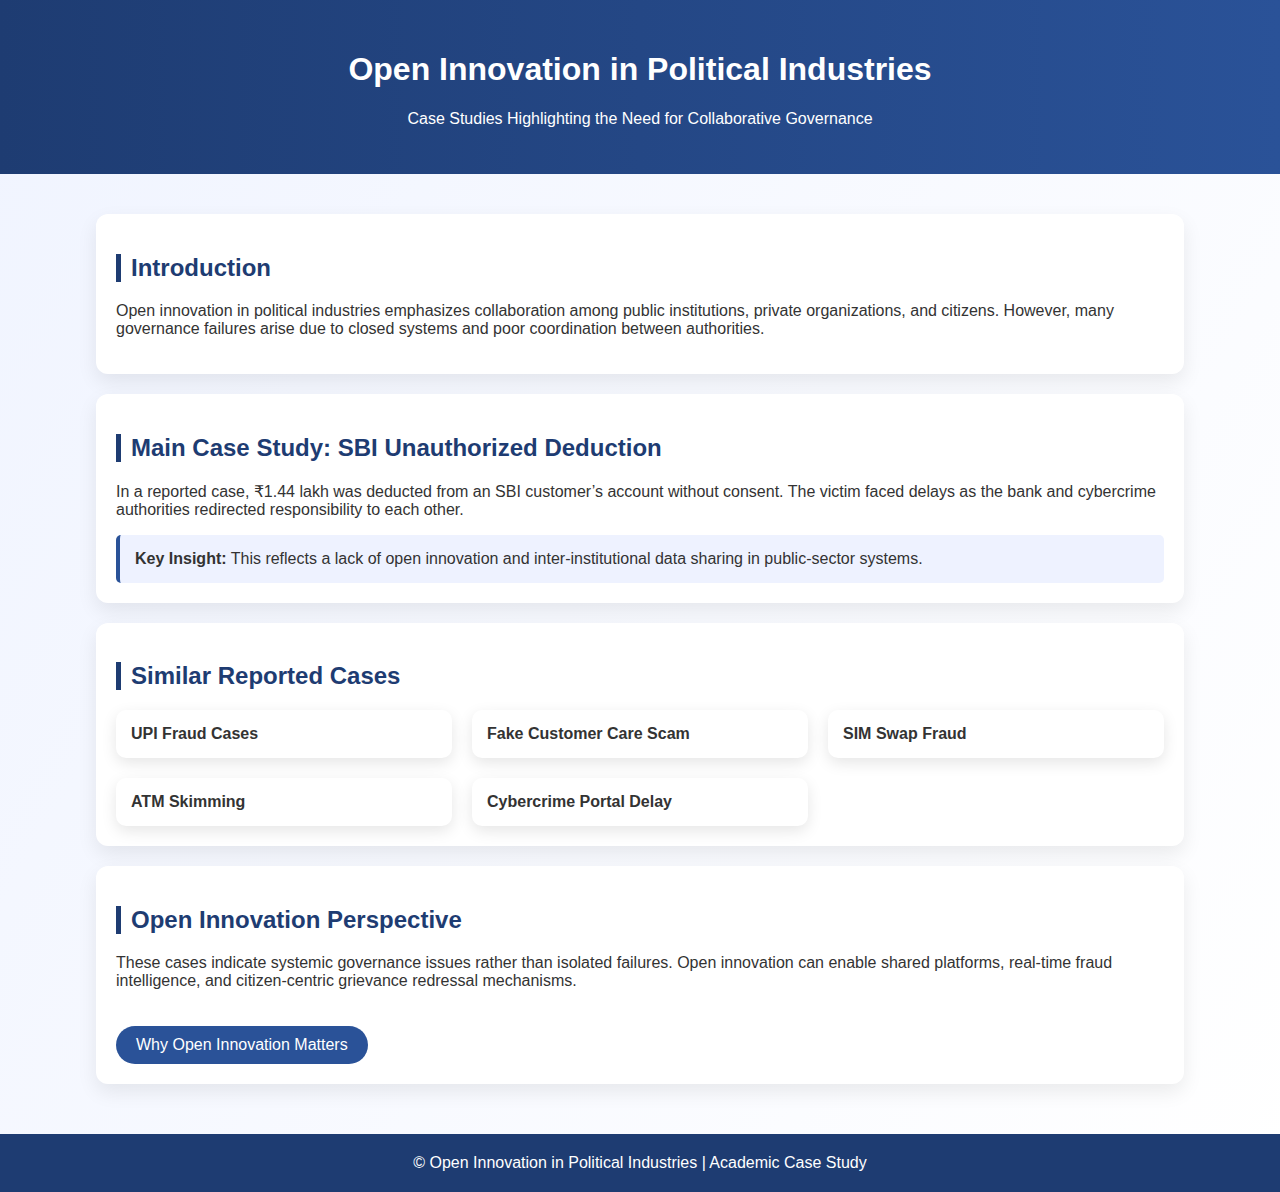
<file: case_study.html>
<!DOCTYPE html>
<html lang="en">
<head>
    <meta charset="UTF-8">
    <title>Open Innovation in Political Industries</title>
    <meta name="viewport" content="width=device-width, initial-scale=1.0">

    <style>
        body {
            margin: 0;
            font-family: "Segoe UI", sans-serif;
            background: linear-gradient(120deg, #f0f4ff, #ffffff);
            color: #333;
        }

        header {
            background: #1e3c72;
            background: linear-gradient(to right, #1e3c72, #2a5298);
            color: white;
            padding: 30px;
            text-align: center;
        }

        section {
            width: 85%;
            margin: auto;
            margin-top: 40px;
        }

        h2 {
            color: #1e3c72;
            border-left: 5px solid #1e3c72;
            padding-left: 10px;
        }

        .card {
            background: white;
            padding: 20px;
            margin-top: 20px;
            border-radius: 12px;
            box-shadow: 0 8px 20px rgba(0,0,0,0.08);
            transition: transform 0.3s;
        }

        .card:hover {
            transform: translateY(-5px);
        }

        .highlight {
            background: #eef2ff;
            padding: 15px;
            border-left: 4px solid #2a5298;
            margin-top: 15px;
            border-radius: 5px;
        }

        .case-list {
            display: grid;
            grid-template-columns: repeat(auto-fit, minmax(250px, 1fr));
            gap: 20px;
            margin-top: 20px;
        }

        .case {
            background: #ffffff;
            padding: 15px;
            border-radius: 10px;
            box-shadow: 0 5px 15px rgba(0,0,0,0.1);
            cursor: pointer;
            transition: 0.3s;
        }

        .case:hover {
            background: #f3f7ff;
        }

        .case-details {
            display: none;
            font-size: 14px;
            margin-top: 10px;
        }

        button {
            margin-top: 20px;
            padding: 10px 20px;
            background: #2a5298;
            color: white;
            border: none;
            border-radius: 20px;
            cursor: pointer;
            font-size: 16px;
        }

        button:hover {
            background: #1e3c72;
        }

        footer {
            margin-top: 50px;
            padding: 20px;
            background: #1e3c72;
            color: white;
            text-align: center;
        }
    </style>
</head>
<body>

<header>
    <h1>Open Innovation in Political Industries</h1>
    <p>Case Studies Highlighting the Need for Collaborative Governance</p>
</header>

<section>
    <div class="card">
        <h2>Introduction</h2>
        <p>
            Open innovation in political industries emphasizes collaboration among public institutions,
            private organizations, and citizens. However, many governance failures arise due to closed
            systems and poor coordination between authorities.
        </p>
    </div>

    <div class="card">
        <h2>Main Case Study: SBI Unauthorized Deduction</h2>
        <p>
            In a reported case, ₹1.44 lakh was deducted from an SBI customer’s account without consent.
            The victim faced delays as the bank and cybercrime authorities redirected responsibility
            to each other.
        </p>

        <div class="highlight">
            <strong>Key Insight:</strong> This reflects a lack of open innovation and inter-institutional
            data sharing in public-sector systems.
        </div>
    </div>

    <div class="card">
        <h2>Similar Reported Cases</h2>

        <div class="case-list">

            <div class="case" onclick="toggleDetails(this)">
                <strong>UPI Fraud Cases</strong>
                <div class="case-details">
                    Victims lost money via fake collect requests. Lack of real-time coordination between
                    banks and cybercrime units delayed recovery.
                </div>
            </div>

            <div class="case" onclick="toggleDetails(this)">
                <strong>Fake Customer Care Scam</strong>
                <div class="case-details">
                    Fraudsters impersonated bank officials. No shared alert system across banks and telecom providers.
                </div>
            </div>

            <div class="case" onclick="toggleDetails(this)">
                <strong>SIM Swap Fraud</strong>
                <div class="case-details">
                    Duplicate SIM cards were issued, enabling OTP interception and account theft.
                    Victims were redirected between telecom providers and banks.
                </div>
            </div>

            <div class="case" onclick="toggleDetails(this)">
                <strong>ATM Skimming</strong>
                <div class="case-details">
                    ATM card details cloned using skimming devices. Investigation delayed due to lack of centralized fraud data.
                </div>
            </div>

            <div class="case" onclick="toggleDetails(this)">
                <strong>Cybercrime Portal Delay</strong>
                <div class="case-details">
                    Complaints registered on cyber portals but action delayed due to procedural gaps and documentation issues.
                </div>
            </div>

        </div>
    </div>

    <div class="card">
        <h2>Open Innovation Perspective</h2>
        <p>
            These cases indicate systemic governance issues rather than isolated failures.
            Open innovation can enable shared platforms, real-time fraud intelligence,
            and citizen-centric grievance redressal mechanisms.
        </p>

        <button onclick="showMessage()">Why Open Innovation Matters</button>

        <p id="message" style="display:none; margin-top:15px;">
            Open innovation promotes transparency, faster decision-making, and trust between
            citizens and political institutions.
        </p>
    </div>
</section>

<footer>
    © Open Innovation in Political Industries | Academic Case Study
</footer>

<script>
    function toggleDetails(element) {
        const details = element.querySelector(".case-details");
        details.style.display = details.style.display === "block" ? "none" : "block";
    }

    function showMessage() {
        document.getElementById("message").style.display = "block";
    }
</script>

</body>
</html>
</file>
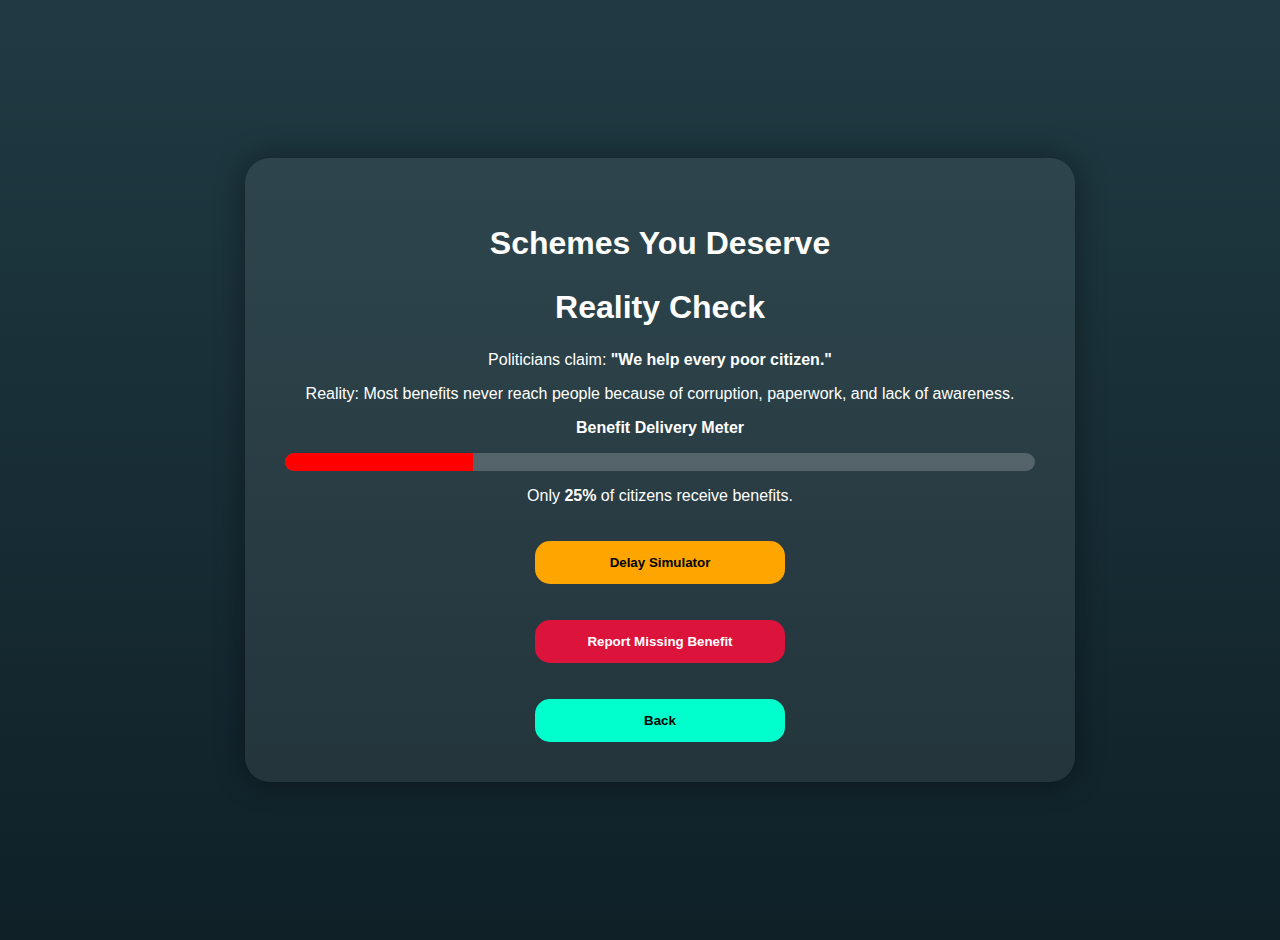
<file: dashboard.html>
<!DOCTYPE html>
<html lang="en">
<head>
  <meta charset="UTF-8">
  <meta name="viewport" content="width=device-width, initial-scale=1.0">
  <title>Benefit Dashboard</title>
  <link rel="stylesheet" href="style.css">
</head>

<body>

  <div class="container">
    <div class="box">

      <h2 class="title">Schemes You Deserve</h2>
      <div id="schemeArea"></div>

      <h2 class="title">Reality Check</h2>

      <p class="text">
        Politicians claim: <b>"We help every poor citizen."</b>
      </p>

      <p class="text">
        Reality: Most benefits never reach people because of corruption,
        paperwork, and lack of awareness.
      </p>

      <p><b>Benefit Delivery Meter</b></p>

      <div class="meter">
        <div class="fill animated"></div>
      </div>

      <p class="text">
        Only <b>25%</b> of citizens receive benefits.
      </p>

      <button class="btn danger" onclick="simulateDelay()">
        Delay Simulator
      </button>

      <p id="delayMsg"></p>

      <button class="btn report" onclick="openComplaint()">
        Report Missing Benefit
      </button>

      <p id="complaintMsg"></p>

      <a href="index.html">
        <button class="btn back">Back</button>
      </a>

    </div>
  </div>

  <div id="applyPopup" class="popup">
    <div class="popup-box">
      <h2>Application Submitted</h2>
      <p id="popupText"></p>
      <button class="close-btn" onclick="closePopup()">Close</button>
    </div>
  </div>

  <script>
    let schemes = JSON.parse(localStorage.getItem("userSchemes")) || [];
    let schemeArea = document.getElementById("schemeArea");

    schemes.forEach(item => {
      let div = document.createElement("div");
      div.className = "scheme-card";

      div.innerHTML = `
        <h3>${item}</h3>
        <button class="apply-btn" onclick="applyNow('${item}')">
          Apply Now
        </button>
      `;

      schemeArea.appendChild(div);
    });

    function applyNow(scheme) {
      document.getElementById("applyPopup").style.display = "flex";
      document.getElementById("popupText").innerHTML =
        "You applied for <b>" + scheme + "</b><br><br>" +
        "Many applications get stuck in paperwork.";
    }

    function closePopup() {
      document.getElementById("applyPopup").style.display = "none";
    }

    function simulateDelay() {
      let delays = [
        "File lost in office.",
        "Bribe demanded to move application.",
        "Rejected for small mistake.",
        "Waiting for approval for years.",
        "Benefit reached only powerful people."
      ];

      document.getElementById("delayMsg").innerHTML =
        delays[Math.floor(Math.random() * delays.length)];
    }

    function openComplaint() {
      document.getElementById("complaintMsg").innerHTML =
        "Complaint Registered. Most complaints are never answered.";
    }
  </script>

</body>
</html>
</file>
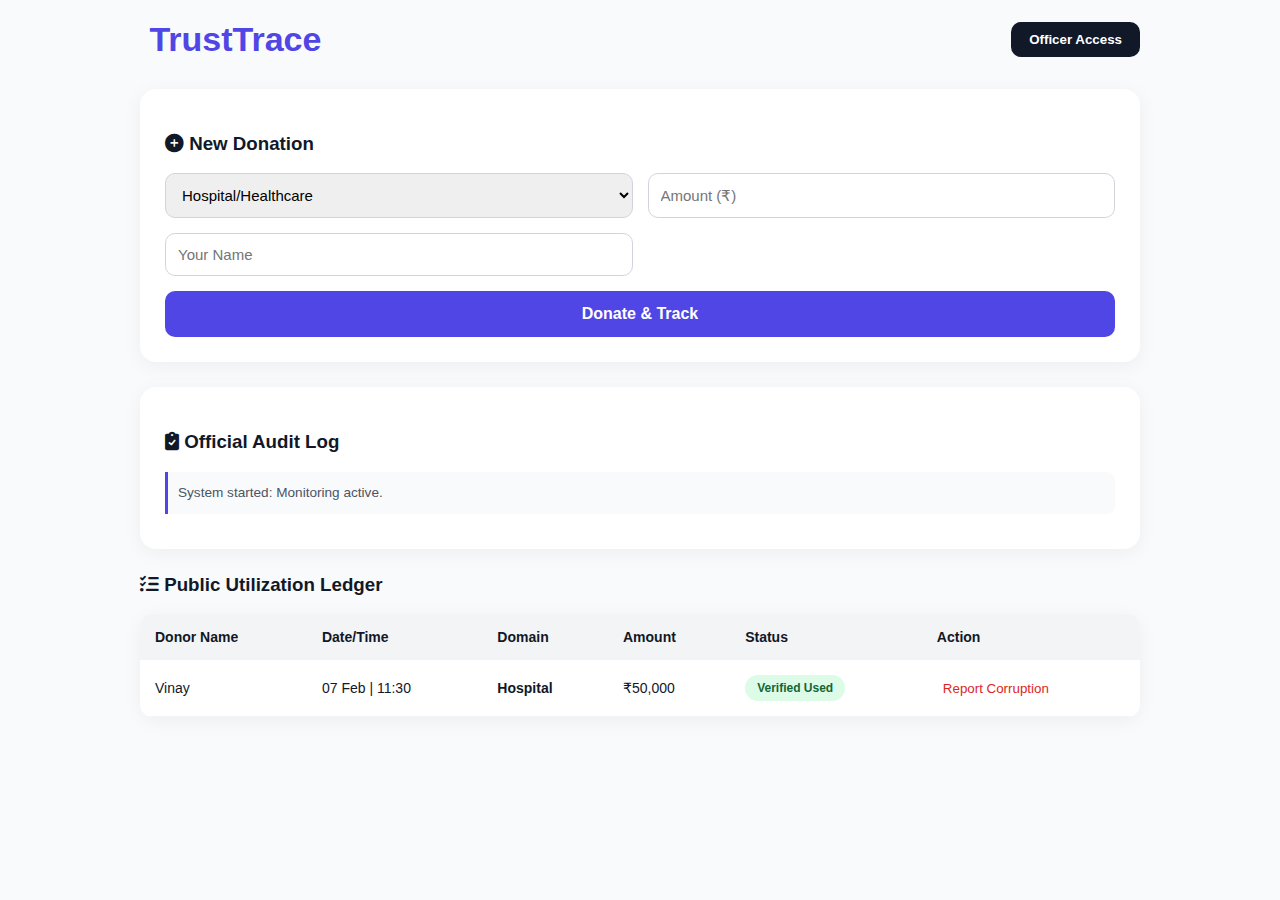
<file: donation.html>
<!DOCTYPE html>
<html lang="en">
<head>
    <meta charset="UTF-8">
    <meta name="viewport" content="width=device-width, initial-scale=1.0">
    <title>TrustTrace | Anti-Corruption Portal</title>
    <link rel="stylesheet" href="https://cdnjs.cloudflare.com/ajax/libs/font-awesome/6.0.0/css/all.min.css">

    <style>
        :root {
            --primary: #4f46e5; --success: #16a34a; --danger: #dc2626;
            --warning: #f59e0b; --bg: #f9fafb; --dark: #111827;
        }

        * { box-sizing: border-box; }

        body {
            font-family: 'Inter', sans-serif;
            background: var(--bg);
            margin: 0;
            padding: 20px;
            color: var(--dark);
            overflow-x: hidden;
        }

        .container {
            max-width: 1000px;
            margin: 0 auto;
            transition: filter 0.3s ease;
        }

        @keyframes modalZoom {
            from { opacity: 0; transform: scale(0.9); }
            to { opacity: 1; transform: scale(1); }
        }

        @keyframes scanGlow {
            0% { box-shadow: 0 0 0 0 rgba(79, 70, 229, 0.4); }
            70% { box-shadow: 0 0 0 15px rgba(79, 70, 229, 0); }
        }

        @keyframes shake {
            0%, 100% {transform: translateX(0);}
            25% {transform: translateX(-5px);}
            75% {transform: translateX(5px);}
        }

        #authGate {
            display: none;
            position: fixed;
            top: 0; left: 0;
            width: 100%; height: 100%;
            background: rgba(17, 24, 39, 0.85);
            backdrop-filter: blur(8px);
            z-index: 2000;
            justify-content: center;
            align-items: center;
            padding: 20px;
        }

        .login-box {
            background: white;
            padding: 35px 22px;
            border-radius: 24px;
            width: min(420px, 100%);
            text-align: center;
            box-shadow: 0 25px 50px -12px rgba(0,0,0,0.5);
            animation: modalZoom 0.3s ease-out;
        }

        .nav {
            display: flex;
            justify-content: space-between;
            align-items: center;
            gap: 15px;
            margin-bottom: 30px;
            flex-wrap: wrap;
        }

        .nav h1 {
            margin: 0;
            color: var(--primary);
            font-size: clamp(22px, 4vw, 34px);
        }

        .btn-auth {
            padding: 10px 18px;
            background: var(--dark);
            color: white;
            border: none;
            border-radius: 10px;
            cursor: pointer;
            font-weight: 700;
            width: fit-content;
            max-width: 100%;
        }

        .card {
            background: white;
            padding: 25px;
            border-radius: 16px;
            box-shadow: 0 4px 20px rgba(0,0,0,0.05);
            margin-bottom: 25px;
        }

        .officer-dashboard {
            display: none;
            border-top: 5px solid var(--primary);
            animation: scanGlow 2s infinite;
        }

        .form-grid {
            display: grid;
            grid-template-columns: 1fr 1fr;
            gap: 15px;
            margin-bottom: 15px;
        }

        input, select, textarea {
            width: 100%;
            padding: 12px;
            border: 1px solid #d1d5db;
            border-radius: 10px;
            font-family: inherit;
            box-sizing: border-box;
            font-size: 15px;
        }

        textarea { min-height: 90px; resize: vertical; }

        .btn-main {
            width: 100%;
            padding: 14px;
            border: none;
            border-radius: 10px;
            font-weight: 800;
            cursor: pointer;
            transition: 0.3s;
            font-size: 16px;
        }

        .table-wrap {
            width: 100%;
            overflow-x: auto;
            -webkit-overflow-scrolling: touch;
            border-radius: 12px;
        }

        table {
            width: 100%;
            min-width: 820px;
            border-collapse: collapse;
            background: white;
            border-radius: 12px;
            overflow: hidden;
        }

        th {
            background: #f3f4f6;
            padding: 15px;
            text-align: left;
            font-size: 14px;
            white-space: nowrap;
        }

        td {
            padding: 15px;
            border-bottom: 1px solid #f3f4f6;
            font-size: 14px;
            white-space: nowrap;
        }

        .status {
            padding: 6px 12px;
            border-radius: 20px;
            font-size: 0.75rem;
            font-weight: 900;
            display: inline-block;
        }

        .s-used { background: #dcfce7; color: #166534; }
        .s-corrupt { background: #fee2e2; color: #991b1b; }

        .fraud-row { background: #fff1f2 !important; animation: shake 0.4s ease-in-out; }

        .audit-log-box {
            font-size: 0.85rem;
            color: #4b5563;
            line-height: 1.6;
        }

        .log-entry {
            padding: 10px;
            border-left: 3px solid var(--primary);
            background: #f9fafb;
            margin-bottom: 10px;
            border-radius: 0 8px 8px 0;
            word-break: break-word;
        }

        @media (max-width: 700px) {
            body { padding: 14px; }

            .card { padding: 18px; }

            .form-grid {
                grid-template-columns: 1fr;
            }

            .btn-auth {
                width: 100%;
                text-align: center;
            }
        }

        @media (max-width: 420px) {
            .login-box {
                padding: 26px 18px;
                border-radius: 18px;
            }
        }
    </style>
</head>

<body>

<div id="authGate">
    <div class="login-box">
        <i class="fa-solid fa-fingerprint" style="font-size: 3.5rem; color: var(--primary); margin-bottom: 20px;"></i>
        <h2 style="margin-bottom: 25px;">Officer Auth</h2>
        <input type="text" id="offID" placeholder="Officer ID">
        <input type="password" id="offKey" placeholder="Access Key" style="margin-top:12px; margin-bottom: 20px;">
        <button class="btn-main" style="background: var(--primary); color: white;" onclick="validateOfficer()">Secure Login</button>
        <p style="margin-top: 15px; color: #6b7280; cursor: pointer; font-size: 0.85rem;" onclick="closeGate()">Cancel Access</p>
    </div>
</div>

<div class="container" id="mainContainer">

    <div class="nav">
        <h1><i class="fa-solid fa-shield-halved"></i> TrustTrace</h1>
        <button class="btn-auth" id="authBtn" onclick="openGate()">Officer Access</button>
    </div>

    <div class="card officer-dashboard" id="officerPanel">
        <h3 style="margin-top:0; color: var(--primary);">
            <i class="fa-solid fa-user-gear"></i> Auditor Hub: <span id="sessionName"></span>
        </h3>

        <div class="form-grid">
            <input type="text" id="solveName" placeholder="Donor Name (Case Sensitive)">
            <select id="solveAction">
                <option value="verified">Verify: Funds Used Correctlly</option>
                <option value="fraud">Confirm: Corruption Detected</option>
            </select>
        </div>

        <textarea id="officerNote" placeholder="Official Justification Note..." style="margin-bottom:10px"></textarea>
        <button class="btn-main" style="background: var(--dark); color: white;" onclick="officerAction()">Update Public Ledger</button>
    </div>

    <div class="card">
        <h3><i class="fa-solid fa-plus-circle"></i> New Donation</h3>
        <div class="form-grid">
            <select id="domain">
                <option>Hospital/Healthcare</option>
                <option>Education/Schools</option>
            </select>
            <input type="number" id="amt" placeholder="Amount (₹)">
            <input type="text" id="donor" placeholder="Your Name">
        </div>
        <button class="btn-main" style="background: var(--primary); color: white;" onclick="addDonation()">Donate & Track</button>
    </div>

    <div class="card">
        <h3><i class="fa-solid fa-clipboard-check"></i> Official Audit Log</h3>
        <div id="auditLog" class="audit-log-box">
            <div class="log-entry">System started: Monitoring active.</div>
        </div>
    </div>

    <h3><i class="fa-solid fa-list-check"></i> Public Utilization Ledger</h3>

    <div class="card" style="padding:0">
        <div class="table-wrap">
            <table>
                <thead>
                    <tr>
                        <th>Donor Name</th>
                        <th>Date/Time</th>
                        <th>Domain</th>
                        <th>Amount</th>
                        <th>Status</th>
                        <th>Action</th>
                    </tr>
                </thead>
                <tbody id="ledger">
                    <tr id="row-Vinay">
                        <td>Vinay</td>
                        <td>07 Feb | 11:30</td>
                        <td><strong>Hospital</strong></td>
                        <td>₹50,000</td>
                        <td><span class="status s-used" id="st-Vinay">Verified Used</span></td>
                        <td>
                            <button style="border:none; background:none; color:var(--danger); cursor:pointer;" onclick="reportCorruption('Vinay')">
                                Report Corruption
                            </button>
                        </td>
                    </tr>
                </tbody>
            </table>
        </div>
    </div>

</div>

<script>
    const MEMBERS = { ID: "ADMIN1", KEY: "123" };
    let activeOfficerID = "";

    function openGate() {
        document.getElementById('authGate').style.display = 'flex';
        document.getElementById('mainContainer').style.filter = 'blur(4px)';
    }

    function closeGate() {
        document.getElementById('authGate').style.display = 'none';
        document.getElementById('mainContainer').style.filter = 'none';
    }

    function validateOfficer() {
        const id = document.getElementById('offID').value;
        const key = document.getElementById('offKey').value;

        if (id === MEMBERS.ID && key === MEMBERS.KEY) {
            activeOfficerID = id;
            closeGate();
            document.getElementById('officerPanel').style.display = "block";
            document.getElementById('sessionName').innerText = id;
            document.getElementById('authBtn').innerText = "Exit Portal";
            document.getElementById('authBtn').style.background = "var(--danger)";
            document.getElementById('authBtn').onclick = () => location.reload();
        } else {
            alert("Unauthorized Access Attempt Denied.");
        }
    }

    function addDonation() {
        const dom = document.getElementById('domain').value;
        const amt = document.getElementById('amt').value;
        const donor = document.getElementById('donor').value.trim();

        if (!amt || !donor) return alert("Please enter both Name and Amount");

        const safeID = donor.replace(/\s+/g, '_');

        const now = new Date();
        const time = now.getHours() + ":" + (now.getMinutes() < 10 ? '0' : '') + now.getMinutes();

        const row = document.getElementById('ledger').insertRow(0);
        row.id = `row-${safeID}`;
        row.innerHTML = `
            <td>${donor}</td>
            <td>Today | ${time}</td>
            <td><strong>${dom}</strong></td>
            <td>₹${parseInt(amt).toLocaleString()}</td>
            <td><span class="status" id="st-${safeID}" style="background:#eee">In Transit</span></td>
            <td>
                <button style="border:none; background:none; color:var(--danger); cursor:pointer;" onclick="reportCorruption('${safeID}')">
                    Report Corruption
                </button>
            </td>
        `;

        document.getElementById('donor').value = "";
        document.getElementById('amt').value = "";
    }

    function reportCorruption(safeID) {
        const row = document.getElementById(`row-${safeID}`);
        const tag = document.getElementById(`st-${safeID}`);
        row.classList.add('fraud-row');
        tag.className = "status s-corrupt";
        tag.innerText = "FLAGGED BY USER";
    }

    function officerAction() {
        const donorInput = document.getElementById('solveName').value.trim();
        const safeID = donorInput.replace(/\s+/g, '_');
        const action = document.getElementById('solveAction').value;
        const note = document.getElementById('officerNote').value;

        const row = document.getElementById(`row-${safeID}`);
        const tag = document.getElementById(`st-${safeID}`);

        if (!row) return alert("Donor Name '" + donorInput + "' not found in ledger. Check spelling!");
        if (note.length < 5) return alert("Please provide a justification note.");

        const log = document.getElementById('auditLog');
        const entry = document.createElement('div');
        entry.className = 'log-entry';

        if (action === 'verified') {
            row.classList.remove('fraud-row');
            tag.className = "status s-used";
            tag.innerHTML = "Verified: Funds Used";
            entry.innerHTML = `<strong>OFFICER ${activeOfficerID}:</strong> Verified donation from ${donorInput}. <br> <em>Note: ${note}</em>`;
        } else {
            tag.className = "status s-corrupt";
            tag.innerHTML = "FRAUD CONFIRMED";
            row.style.background = "#000";
            row.style.color = "#fff";
            entry.innerHTML = `<span style="color:var(--danger)"><strong>OFFICER ${activeOfficerID}:</strong> CONFIRMED FRAUD for donation from ${donorInput}.</span> <br> <em>Reason: ${note}</em>`;
        }

        log.prepend(entry);
        document.getElementById('officerNote').value = '';
        document.getElementById('solveName').value = '';
    }
</script>

</body>
</html>
</file>
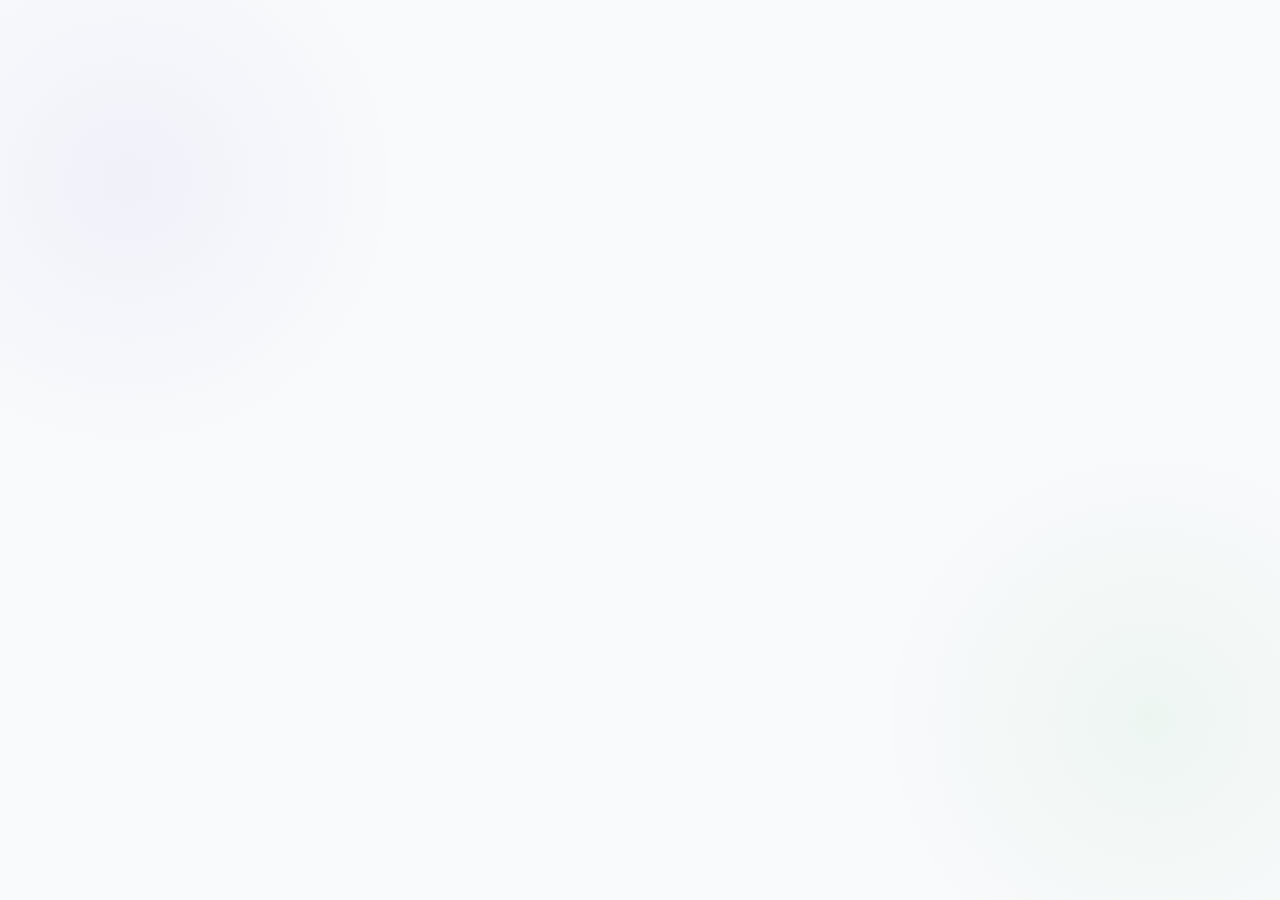
<file: main.html>
<!DOCTYPE html>
<html lang="en">
<head>
    <meta charset="UTF-8">
    <meta name="viewport" content="width=device-width, initial-scale=1.0">
    <title>TrustTrace | Civic Platform Hub</title>
    <link rel="stylesheet" href="https://cdnjs.cloudflare.com/ajax/libs/font-awesome/6.0.0/css/all.min.css">
    <style>
        :root {
            --primary: #4f46e5;
            --primary-dark: #4338ca;
            --secondary: #16a34a;
            --danger: #dc2626;
            --warning: #f59e0b;
            --dark: #111827;
            --light: #f9fafb;
            --gradient-primary: linear-gradient(135deg, #4f46e5 0%, #7c3aed 100%);
            --gradient-dark: linear-gradient(135deg, #1e1b4b 0%, #312e81 100%);
            --shadow: 0 10px 30px rgba(0, 0, 0, 0.08);
            --shadow-lg: 0 20px 60px rgba(0, 0, 0, 0.15);
        }

        * {
            margin: 0;
            padding: 0;
            box-sizing: border-box;
        }

        body {
            font-family: 'Inter', -apple-system, BlinkMacSystemFont, sans-serif;
            background-color: var(--light);
            color: var(--dark);
            line-height: 1.6;
            min-height: 100vh;
            background-image: 
                radial-gradient(circle at 10% 20%, rgba(79, 70, 229, 0.05) 0%, transparent 20%),
                radial-gradient(circle at 90% 80%, rgba(22, 163, 74, 0.05) 0%, transparent 20%);
        }

        header {
            background: var(--gradient-dark);
            color: white;
            padding: 1.5rem 2rem;
            box-shadow: var(--shadow);
        }

        .navbar {
            max-width: 1400px;
            margin: 0 auto;
            display: flex;
            justify-content: space-between;
            align-items: center;
        }

        .logo {
            display: flex;
            align-items: center;
            gap: 12px;
            font-size: 1.8rem;
            font-weight: 800;
        }

        .logo i {
            color: #6ee7ff;
        }

        .tagline {
            font-size: 0.9rem;
            opacity: 0.9;
            margin-left: 10px;
            font-weight: 500;
        }

        .nav-buttons {
            display: flex;
            gap: 1rem;
            align-items: center;
        }

        .login-btn {
            background: white;
            color: var(--primary);
            border: none;
            padding: 0.7rem 1.5rem;
            border-radius: 50px;
            font-weight: 600;
            cursor: pointer;
            transition: all 0.3s ease;
            display: flex;
            align-items: center;
            gap: 8px;
        }

        .login-btn:hover {
            background: #f0f0f0;
            transform: translateY(-2px);
            box-shadow: 0 5px 15px rgba(0, 0, 0, 0.1);
        }

        .hero {
            text-align: center;
            padding: 4rem 2rem;
            max-width: 800px;
            margin: 0 auto;
        }

        .hero h1 {
            font-size: 3.5rem;
            margin-bottom: 1rem;
            background: var(--gradient-primary);
            -webkit-background-clip: text;
            -webkit-text-fill-color: transparent;
            background-clip: text;
            font-weight: 800;
            line-height: 1.2;
        }

        .hero p {
            font-size: 1.2rem;
            color: #6b7280;
            margin-bottom: 2.5rem;
            max-width: 600px;
            margin-left: auto;
            margin-right: auto;
        }

        .platform-section {
            max-width: 1400px;
            margin: 0 auto;
            padding: 0 2rem 4rem;
        }

        .section-title {
            text-align: center;
            margin-bottom: 3rem;
        }

        .section-title h2 {
            font-size: 2.5rem;
            color: var(--dark);
            margin-bottom: 1rem;
        }

        .section-title p {
            color: #6b7280;
            max-width: 600px;
            margin: 0 auto;
            font-size: 1.1rem;
        }

        .platform-grid {
            display: grid;
            grid-template-columns: repeat(auto-fit, minmax(300px, 1fr));
            gap: 2rem;
            margin-top: 2rem;
        }

        .platform-card {
            background: white;
            border-radius: 20px;
            overflow: hidden;
            box-shadow: var(--shadow);
            transition: all 0.3s ease;
            border: 1px solid rgba(0, 0, 0, 0.05);
            height: 100%;
            display: flex;
            flex-direction: column;
        }

        .platform-card:hover {
            transform: translateY(-10px);
            box-shadow: var(--shadow-lg);
        }

        .card-header {
            padding: 2rem;
            background: var(--gradient-primary);
            color: white;
            text-align: center;
        }

        .card-header i {
            font-size: 2.5rem;
            margin-bottom: 1rem;
        }

        .card-header h3 {
            font-size: 1.5rem;
            margin-bottom: 0.5rem;
        }

        .card-content {
            padding: 2rem;
            flex-grow: 1;
        }

        .card-content p {
            color: #6b7280;
            margin-bottom: 1.5rem;
            line-height: 1.6;
        }

        .features-list {
            list-style: none;
            margin-bottom: 2rem;
        }

        .features-list li {
            padding: 0.5rem 0;
            color: #4b5563;
            display: flex;
            align-items: center;
            gap: 10px;
        }

        .features-list i {
            color: var(--primary);
        }

        .card-actions {
            padding: 0 2rem 2rem;
            text-align: center;
        }

        .btn {
            display: inline-flex;
            align-items: center;
            gap: 10px;
            padding: 0.9rem 2rem;
            background: var(--primary);
            color: white;
            text-decoration: none;
            border-radius: 50px;
            font-weight: 600;
            transition: all 0.3s ease;
            border: none;
            cursor: pointer;
            font-size: 1rem;
        }

        .btn:hover {
            background: var(--primary-dark);
            transform: translateY(-2px);
            box-shadow: 0 10px 25px rgba(79, 70, 229, 0.3);
        }

        .btn i {
            font-size: 0.9rem;
        }

        .stats {
            background: var(--gradient-dark);
            color: white;
            padding: 4rem 2rem;
            margin-top: 4rem;
        }

        .stats-grid {
            max-width: 1400px;
            margin: 0 auto;
            display: grid;
            grid-template-columns: repeat(auto-fit, minmax(200px, 1fr));
            gap: 2rem;
            text-align: center;
        }

        .stat-item h3 {
            font-size: 3rem;
            font-weight: 800;
            margin-bottom: 0.5rem;
            color: #6ee7ff;
        }

        .stat-item p {
            opacity: 0.9;
            font-size: 1.1rem;
        }

        footer {
            background: var(--dark);
            color: white;
            padding: 3rem 2rem;
            text-align: center;
        }

        .footer-content {
            max-width: 800px;
            margin: 0 auto;
        }

        .footer-logo {
            font-size: 1.8rem;
            font-weight: 800;
            margin-bottom: 1rem;
            display: flex;
            align-items: center;
            justify-content: center;
            gap: 10px;
        }

        .footer-links {
            display: flex;
            justify-content: center;
            gap: 2rem;
            margin: 2rem 0;
            flex-wrap: wrap;
        }

        .footer-links a {
            color: #d1d5db;
            text-decoration: none;
            transition: color 0.3s;
        }

        .footer-links a:hover {
            color: white;
        }

        .copyright {
            margin-top: 2rem;
            padding-top: 2rem;
            border-top: 1px solid rgba(255, 255, 255, 0.1);
            color: #9ca3af;
            font-size: 0.9rem;
        }

        .chatbot-toggle {
            position: fixed;
            bottom: 30px;
            right: 30px;
            width: 60px;
            height: 60px;
            border-radius: 50%;
            background: var(--gradient-primary);
            color: white;
            display: flex;
            align-items: center;
            justify-content: center;
            font-size: 1.5rem;
            cursor: pointer;
            box-shadow: var(--shadow-lg);
            z-index: 1000;
            transition: all 0.3s ease;
            border: none;
        }

        .chatbot-toggle:hover {
            transform: scale(1.1);
        }

        .chatbot-container {
            position: fixed;
            bottom: 100px;
            right: 30px;
            width: 380px;
            max-width: calc(100vw - 60px);
            height: 500px;
            background: #0b0b14;
            border-radius: 18px;
            box-shadow: 0 25px 50px rgba(0, 0, 0, 0.45);
            z-index: 999;
            display: none;
            flex-direction: column;
            overflow: hidden;
            border: 1px solid rgba(255, 255, 255, 0.14);
            backdrop-filter: blur(10px);
        }

        .chatbot-header {
            background: linear-gradient(90deg, var(--primary), #7c3aed);
            color: white;
            padding: 1.2rem;
            display: flex;
            justify-content: space-between;
            align-items: center;
        }

        .chatbot-header h3 {
            font-size: 1.2rem;
            display: flex;
            align-items: center;
            gap: 10px;
        }

        .close-chatbot {
            background: none;
            border: none;
            color: white;
            font-size: 1.5rem;
            cursor: pointer;
            padding: 0;
            width: 30px;
            height: 30px;
            display: flex;
            align-items: center;
            justify-content: center;
            border-radius: 50%;
        }

        .close-chatbot:hover {
            background: rgba(255, 255, 255, 0.2);
        }

        .chatbot-messages {
            flex: 1;
            padding: 1.5rem;
            overflow-y: auto;
            display: flex;
            flex-direction: column;
            gap: 1rem;
            background: rgba(255, 255, 255, 0.02);
        }

        .chatbot-input {
            padding: 1.2rem;
            border-top: 1px solid rgba(255, 255, 255, 0.14);
            display: flex;
            gap: 10px;
            background: rgba(255, 255, 255, 0.04);
        }

        .chatbot-input input {
            flex: 1;
            padding: 0.8rem 1rem;
            border: 1px solid rgba(255, 255, 255, 0.14);
            border-radius: 12px;
            font-size: 0.95rem;
            outline: none;
            background: rgba(255, 255, 255, 0.04);
            color: white;
        }

        .chatbot-input input:focus {
            border-color: rgba(187, 134, 252, 0.65);
            box-shadow: 0 0 0 4px rgba(187, 134, 252, 0.15);
        }

        .chatbot-input button {
            background: var(--primary);
            color: white;
            border: none;
            border-radius: 12px;
            width: 45px;
            height: 45px;
            display: flex;
            align-items: center;
            justify-content: center;
            cursor: pointer;
            transition: all 0.3s;
            font-weight: 700;
        }

        .chatbot-input button:hover {
            background: var(--primary-dark);
            transform: translateY(-1px);
        }

        .user-card {
            background-color: #1c1c2b;
            padding: 12px;
            border-radius: 12px;
            border-left: 4px solid #555;
            color: #ffffff;
            animation: slideInLeft 0.35s ease;
            word-break: break-word;
            max-width: 85%;
            align-self: flex-end;
        }

        .bot-card {
            background-color: #2a153f;
            padding: 12px;
            border-radius: 12px;
            border-left: 4px solid #bb86fc;
            color: #f5e9ff;
            animation: slideInRight 0.35s ease;
            word-break: break-word;
            max-width: 85%;
            align-self: flex-start;
        }

        .user-card b, .bot-card b {
            display: block;
            margin-bottom: 6px;
            opacity: 0.95;
            font-size: 14px;
        }

        .bot-card ul {
            margin: 8px 0 0 18px;
            padding: 0;
        }

        .bot-card li {
            color: #f5e9ff;
            margin-bottom: 6px;
            line-height: 1.35;
            font-size: 14px;
        }

        @keyframes slideInLeft {
            from { transform: translateX(-20px); opacity: 0; }
            to { transform: translateX(0); opacity: 1; }
        }

        @keyframes slideInRight {
            from { transform: translateX(20px); opacity: 0; }
            to { transform: translateX(0); opacity: 1; }
        }

        .typing {
            display: inline-flex;
            gap: 6px;
            align-items: center;
            margin-top: 4px;
            opacity: 0.9;
        }
        .dot {
            width: 7px;
            height: 7px;
            border-radius: 50%;
            background: rgba(245, 233, 255, 0.85);
            animation: bounce 1s infinite;
        }
        .dot:nth-child(2) { animation-delay: 0.15s; }
        .dot:nth-child(3) { animation-delay: 0.3s; }

        @keyframes bounce {
            0%, 100% { transform: translateY(0); opacity: 0.6; }
            50% { transform: translateY(-4px); opacity: 1; }
        }

        .login-modal {
            display: none;
            position: fixed;
            top: 0;
            left: 0;
            width: 100%;
            height: 100%;
            background: rgba(0, 0, 0, 0.85);
            backdrop-filter: blur(8px);
            z-index: 2000;
            justify-content: center;
            align-items: center;
            padding: 20px;
        }

        .login-box {
            background: white;
            padding: 35px 30px;
            border-radius: 24px;
            width: min(420px, 100%);
            text-align: center;
            box-shadow: 0 25px 50px -12px rgba(0, 0, 0, 0.5);
            animation: modalZoom 0.3s ease-out;
        }

        @keyframes modalZoom {
            from { opacity: 0; transform: scale(0.9); }
            to { opacity: 1; transform: scale(1); }
        }

        .login-box h2 {
            color: var(--primary);
            margin-bottom: 25px;
            font-size: 1.8rem;
        }

        .login-box input {
            width: 100%;
            padding: 14px;
            margin-bottom: 15px;
            border: 1px solid #d1d5db;
            border-radius: 10px;
            font-size: 1rem;
            outline: none;
        }

        .login-box input:focus {
            border-color: var(--primary);
            box-shadow: 0 0 0 3px rgba(79, 70, 229, 0.1);
        }

        .login-btn-modal {
            width: 100%;
            padding: 14px;
            background: var(--primary);
            color: white;
            border: none;
            border-radius: 10px;
            font-weight: 700;
            cursor: pointer;
            transition: background 0.3s;
            margin-top: 10px;
        }

        .login-btn-modal:hover {
            background: var(--primary-dark);
        }

        .close-login {
            position: absolute;
            top: 15px;
            right: 15px;
            background: none;
            border: none;
            font-size: 1.5rem;
            color: #6b7280;
            cursor: pointer;
        }

        @media (max-width: 768px) {
            .hero h1 { font-size: 2.
</file>
<file: style.css>
body {
  margin: 0;
  font-family: Arial, sans-serif;
  background: linear-gradient(to bottom, #203a43, #0f2027);
  color: white;
  text-align: center;
}

.container {
  width: 100%;
  min-height: 100vh;
  display: flex;
  justify-content: center;
  align-items: center;
  padding: 20px;
}

.box {
  width: 100%;
  max-width: 750px;
  padding: 40px;
  border-radius: 25px;
  background: rgba(255, 255, 255, 0.08);
  box-shadow: 0px 0px 30px rgba(0,0,0,0.4);
}

h1 {
  font-size: 2.5rem;
}

.subtext {
  opacity: 0.8;
  margin-bottom: 20px;
}

label {
  display: block;
  text-align: left;
  margin-top: 15px;
}

input, select {
  width: 100%;
  padding: 12px;
  border-radius: 12px;
  border: none;
  margin-top: 8px;
}

.title {
  font-size: 2rem;
  margin-bottom: 25px;
}

.scheme-card {
  background: rgba(255,255,255,0.15);
  padding: 18px;
  margin: 15px 0;
  border-radius: 18px;
}

.apply-btn {
  margin-top: 10px;
  padding: 10px 22px;
  border: none;
  border-radius: 12px;
  background: lime;
  cursor: pointer;
  width: 100%;
  max-width: 200px;
}

.btn {
  margin-top: 20px;
  padding: 14px 30px;
  border: none;
  border-radius: 15px;
  font-weight: bold;
  cursor: pointer;
  background: #00ffcc;
  width: 100%;
  max-width: 250px;
}

.danger {
  background: orange;
}

.report {
  background: crimson;
  color: white;
}

.meter {
  width: 100%;
  height: 18px;
  background: rgba(255,255,255,0.2);
  border-radius: 15px;
  overflow: hidden;
  margin: 15px 0;
}

.fill {
  height: 100%;
  width: 25%;
  background: red;
}

.animated {
  animation: grow 2s ease;
}

@keyframes grow {
  from { width: 0; }
  to { width: 25%; }
}

.popup {
  display: none;
  position: fixed;
  top: 0;
  left: 0;
  width: 100%;
  height: 100%;
  background: rgba(0,0,0,0.75);
  justify-content: center;
  align-items: center;
  padding: 20px;
}

.popup-box {
  width: 100%;
  max-width: 420px;
  background: white;
  color: black;
  padding: 30px;
  border-radius: 20px;
  text-align: center;
}

.close-btn {
  margin-top: 20px;
  padding: 12px 25px;
  border: none;
  border-radius: 12px;
  background: #00ffcc;
  font-weight: bold;
  cursor: pointer;
  width: 100%;
  max-width: 200px;
}

@media (max-width: 600px) {
  .box {
    padding: 25px;
  }

  h1 {
    font-size: 2rem;
  }

  .title {
    font-size: 1.6rem;
  }
}
</file>
